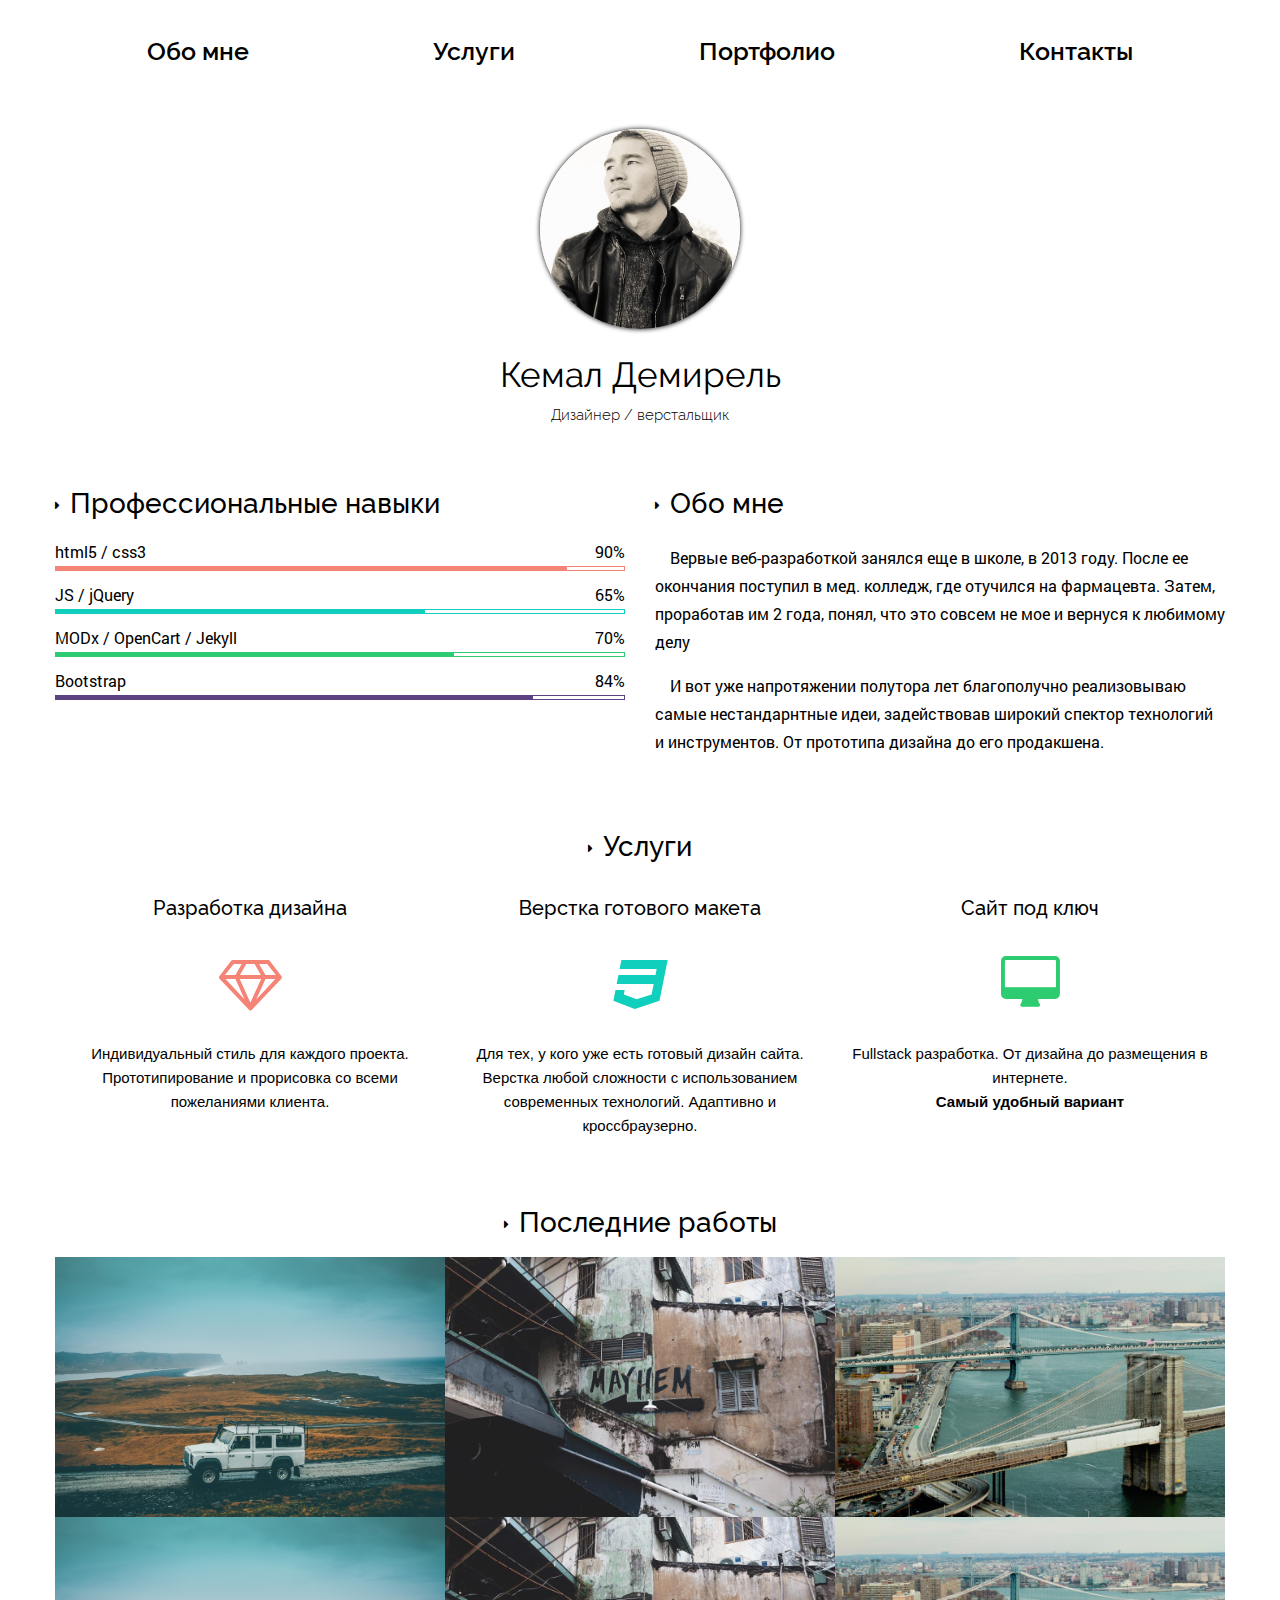
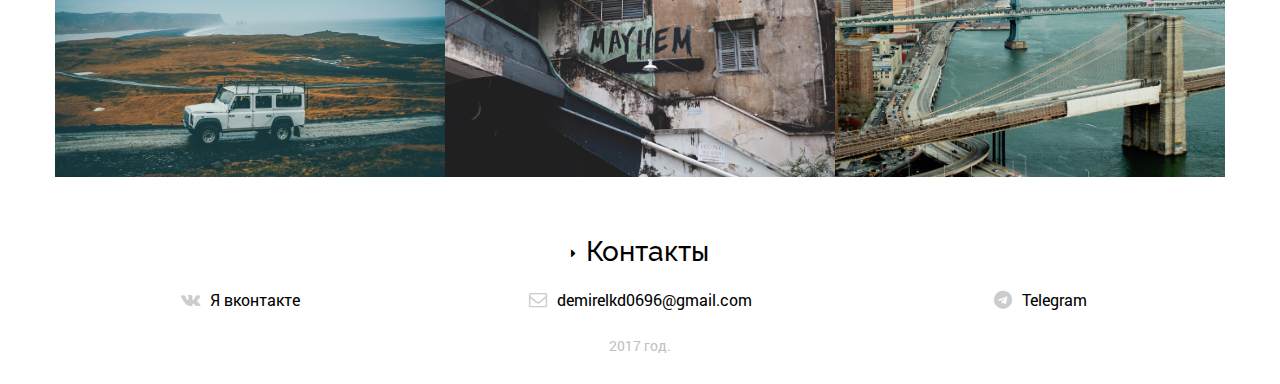
<file: index.html>
<!DOCTYPE html>
<html lang="ru">

<head>

	<meta charset="utf-8">

	<title>Kemal Demirel</title>
	<meta name="description" content="">

	<meta http-equiv="X-UA-Compatible" content="IE=edge">
	<meta name="viewport" content="width=device-width, initial-scale=1, maximum-scale=1">

	<meta property="og:image" content="path/to/image.jpg">
	<link rel="shortcut icon" href="img/favicon/favicon.ico" type="image/x-icon">
	<link rel="apple-touch-icon" href="img/favicon/apple-touch-icon.png">
	<link rel="apple-touch-icon" sizes="72x72" href="img/favicon/apple-touch-icon-72x72.png">
	<link rel="apple-touch-icon" sizes="114x114" href="img/favicon/apple-touch-icon-114x114.png">

	<!-- Chrome, Firefox OS and Opera -->
	<meta name="theme-color" content="#000">
	<!-- Windows Phone -->
	<meta name="msapplication-navbutton-color" content="#000">
	<!-- iOS Safari -->
	<meta name="apple-mobile-web-app-status-bar-style" content="#000">

	<style>body { opacity: 0; overflow-x: hidden; } html { background-color: #fff; }</style>

</head>

<body>

	<div class="page-container">
		<nav class="page-nav" id="js-page-nav">
			<button type="button" class="btn-menu">Меню</button>
			<div class="page-nav__toggle">
				<ul class="page-nav__list">
					<li><a href="#about-me">Обо мне</a></li>
					<li><a href="#services">Услуги</a></li>
					<li><a href="#portfolio">Портфолио</a></li>
					<li><a href="#contacts">Контакты</a></li>
				</ul>
			</div>
		</nav>
	
		<section class="profile">
			<div class="profile__wrap">
				<div class="ava">
					<img src="img/uO5Lq_croper_ru.jpg" alt="Кемал Демирель">
				</div>
				<div class="profile__content">
					<h1>Кемал Демирель</h1>
					<span>Дизайнер / верстальщик</span>
				</div>
			</div>
		</section>

		<setion class="about-me" id="about-me">
			<div class="skills">
				<h2 class="title-h2"><i class="fa fa-caret-right" aria-hidden="true"></i>Профессиональные навыки</h2>
				<div class="skills-bar">
					<div class="skills-bar--offset">
						<div class="skills-bar__title">
							<span>html5 / css3</span>
							<span>90%</span>
						</div>
						<div class="skills-bar-progress html">
							<div class="skills-bar-progress__compled-html animate"></div>
						</div>
					</div>
					<div class="skills-bar--offset">
						<div class="skills-bar__title">
							<span>JS / jQuery</span>
							<span>65%</span>
						</div>
						<div class="skills-bar-progress js">
							<div class="skills-bar-progress__compled-js animate"></div>
						</div>
					</div>
					<div class="skills-bar--offset">
						<div class="skills-bar__title">
							<span>MODx / OpenCart / Jekyll</span>
							<span>70%</span>
						</div>
						<div class="skills-bar-progress cms">
							<div class="skills-bar-progress__compled-cms animate"></div>
						</div>
					</div>
					<div class="skills-bar--offset">
						<div class="skills-bar__title">
							<span>Bootstrap</span>
							<span>84%</span>
						</div>
						<div class="skills-bar-progress btsp">
							<div class="skills-bar-progress__compled-btsp animate"></div>
						</div>
					</div>
				</div>
				</div>
			<div class="about-me__content">
				<h2 class="title-h2"><i class="fa fa-caret-right" aria-hidden="true"></i>Обо мне</h2>
				<p>Вервые веб-разработкой занялся еще в школе, в 2013 году. После ее окончания поступил в мед. колледж, где отучился на фармацевта. Затем, проработав им 2 года, понял, что это совсем не мое и вернуся к любимому делу</p>
				<p>И вот уже напротяжении полутора лет благополучно реализовываю самые нестандарнтные идеи, задействовав широкий спектор технологий и инструментов. От прототипа дизайна до его продакшена.</p>
			</div>
		</setion>

		<section class="services" id="services">
			<h2 class="title-h2"><i class="fa fa-caret-right" aria-hidden="true"></i>Услуги</h2>
			<div class="services__wrap">
				<div class="services__design">
					<h3 class="title-h3">Разработка дизайна</h3>
					<i class="fa fa-diamond" aria-hidden="true"></i>
					<p class="services__desc">Индивидуальный стиль для каждого проекта. Прототипирование и прорисовка со всеми пожеланиями клиента.</p>
				</div>
				<div class="services__imposition">
					<h3 class="title-h3">Верстка готового макета</h3>
					<i class="fa fa-css3" aria-hidden="true"></i>
					<p class="services__desc">Для тех, у кого уже есть готовый дизайн сайта. Верстка любой сложности с использованием современных технологий. Адаптивно и кроссбраузерно.</p>
				</div>
				<div class="services__sitekey">
					<h3 class="title-h3">Сайт под ключ</h3>
					<i class="fa fa-desktop" aria-hidden="true"></i>
					<p class="services__desc">Fullstack разработка. От дизайна до размещения в интернете. <br> <b>Самый удобный вариант</b></p>
				</div>
			</div>
		</section>

		<section class="last-works" id="portfolio">
			<h2 class="title-h2"><i class="fa fa-caret-right" aria-hidden="true"></i>Последние работы</h2>
			<div class="last-works__container">
				<div class="last-works__items">
					<img src="img/StockSnap_M6PZBBZKG9.jpg" alt="">
					<div class="last-works__overlay">
						<a href="#">Смотреть демо</a>
						<h3>Салон красоты</h3>
						<span>Верстка</span>
					</div>
				</div>
				<div class="last-works__items">
					<img src="img/TWU6VDFXFM.jpg" alt="">
					<div class="last-works__overlay">
						<a href="#">Смотреть демо</a>
						<h3>Салон красоты</h3>
						<span>Верстка</span>
					</div>
				</div>
				<div class="last-works__items">
					<img src="img/StockSnap_RFORUPXE7K.jpg" alt="">
					<div class="last-works__overlay">
						<a href="#">Смотреть демо</a>
						<h3>Салон красоты</h3>
						<span>Верстка</span>
					</div>
				</div>
				<div class="last-works__items">
					<img src="img/StockSnap_M6PZBBZKG9.jpg" alt="">
					<div class="last-works__overlay">
						<a href="#">Смотреть демо</a>
						<h3>Салон красоты</h3>
						<span>Верстка</span>
					</div>
				</div>
				<div class="last-works__items">
					<img src="img/TWU6VDFXFM.jpg" alt="">
					<div class="last-works__overlay">
						<a href="#">Смотреть демо</a>
						<h3>Салон красоты</h3>
						<span>Верстка</span>
					</div>
				</div>
				<div class="last-works__items">
					<img src="img/StockSnap_RFORUPXE7K.jpg" alt="">
					<div class="last-works__overlay">
						<a href="#">Смотреть демо</a>
						<h3>Салон красоты</h3>
						<span>Верстка</span>
					</div>
				</div>
			</div>
		</section>

		<footer class="page-footer">
			<section class="contacts" id="contacts">
				<h2 class="title-h2"><i class="fa fa-caret-right" aria-hidden="true"></i>Контакты</h2>
				<div class="contacts__wrap">
					<a href="https://vk.com/kemaldemirel"><i class="fa fa-vk" aria-hidden="true"></i>Я вконтакте</a>
					<a href="mailto:demirelkd0696@gmail.com"><i class="fa fa-envelope-o" aria-hidden="true"></i>demirelkd0696@gmail.com</a>
					<a href="https://t.me/kemaldemirel"><i class="fa fa-telegram" aria-hidden="true"></i>Telegram</a>
				</div>
				<span>2017 год.</span>
			</section>
		</footer>

</div>

	<link rel="stylesheet" href="css/main.min.css">
	<script src="js/scripts.min.js"></script>

</body>
</html>
</file>
<file: css/main.min.css>
@font-face{font-family:roboto;font-weight:400;font-style:normal;src:url(../fonts/RobotoRegular/RobotoRegular.eot);src:url(../fonts/RobotoRegular/RobotoRegular.eot?#iefix) format("embedded-opentype"),url(../fonts/RobotoRegular/RobotoRegular.woff) format("woff"),url(../fonts/RobotoRegular/RobotoRegular.ttf) format("truetype")}@font-face{font-family:roboto;font-weight:700;font-style:normal;src:url(../fonts/RobotoBold/RobotoBold.eot);src:url(../fonts/RobotoBold/RobotoBold.eot?#iefix) format("embedded-opentype"),url(../fonts/RobotoBold/RobotoBold.woff) format("woff"),url(../fonts/RobotoBold/RobotoBold.ttf) format("truetype")}@font-face{font-family:raleway;font-weight:400;font-style:normal;src:url(../fonts/RalewayRegular/RalewayRegular.eot);src:url(../fonts/RalewayRegular/RalewayRegular.eot?#iefix) format("embedded-opentype"),url(../fonts/RalewayRegular/RalewayRegular.woff) format("woff"),url(../fonts/RalewayRegular/RalewayRegular.ttf) format("truetype")}@font-face{font-family:raleway;font-weight:700;font-style:normal;src:url(../fonts/RalewayBold/RalewayBold.eot);src:url(../fonts/RalewayBold/RalewayBold.eot?#iefix) format("embedded-opentype"),url(../fonts/RalewayBold/RalewayBold.woff) format("woff"),url(../fonts/RalewayBold/RalewayBold.ttf) format("truetype")}@font-face{font-family:raleway;font-weight:800;font-style:normal;src:url(../fonts/RalewayExtraBold/RalewayExtraBold.eot);src:url(../fonts/RalewayExtraBold/RalewayExtraBold.eot?#iefix) format("embedded-opentype"),url(../fonts/RalewayExtraBold/RalewayExtraBold.woff) format("woff"),url(../fonts/RalewayExtraBold/RalewayExtraBold.ttf) format("truetype")}@font-face{font-family:raleway;font-weight:300;font-style:normal;src:url(../fonts/RalewayLight/RalewayLight.eot);src:url(../fonts/RalewayLight/RalewayLight.eot?#iefix) format("embedded-opentype"),url(../fonts/RalewayLight/RalewayLight.woff) format("woff"),url(../fonts/RalewayLight/RalewayLight.ttf) format("truetype")}@font-face{font-family:raleway;font-weight:600;font-style:normal;src:url(../fonts/RalewaySemiBold/RalewaySemiBold.eot);src:url(../fonts/RalewaySemiBold/RalewaySemiBold.eot?#iefix) format("embedded-opentype"),url(../fonts/RalewaySemiBold/RalewaySemiBold.woff) format("woff"),url(../fonts/RalewaySemiBold/RalewaySemiBold.ttf) format("truetype")}@font-face{font-family:raleway;font-weight:100;font-style:normal;src:url(../fonts/RalewayThin/RalewayThin.eot);src:url(../fonts/RalewayThin/RalewayThin.eot?#iefix) format("embedded-opentype"),url(../fonts/RalewayThin/RalewayThin.woff) format("woff"),url(../fonts/RalewayThin/RalewayThin.ttf) format("truetype")}@font-face{font-family:raleway;font-weight:500;font-style:normal;src:url(../fonts/RalewayMedium/RalewayMedium.eot);src:url(../fonts/RalewayMedium/RalewayMedium.eot?#iefix) format("embedded-opentype"),url(../fonts/RalewayMedium/RalewayMedium.woff) format("woff"),url(../fonts/RalewayMedium/RalewayMedium.ttf) format("truetype")}/*! normalize.css v7.0.0 | MIT License | github.com/necolas/normalize.css */html{line-height:1.15;-ms-text-size-adjust:100%;-webkit-text-size-adjust:100%}body{margin:0}article,aside,footer,header,nav,section{display:block}h1{font-size:2em;margin:.67em 0}figcaption,figure,main{display:block}figure{margin:1em 40px}hr{-webkit-box-sizing:content-box;box-sizing:content-box;height:0;overflow:visible}pre{font-family:monospace,monospace;font-size:1em}a{background-color:transparent;-webkit-text-decoration-skip:objects}abbr[title]{border-bottom:none;text-decoration:underline;text-decoration:underline dotted}b,strong{font-weight:inherit}b,strong{font-weight:bolder}code,kbd,samp{font-family:monospace,monospace;font-size:1em}dfn{font-style:italic}mark{background-color:#ff0;color:#000}small{font-size:80%}sub,sup{font-size:75%;line-height:0;position:relative;vertical-align:baseline}sub{bottom:-.25em}sup{top:-.5em}audio,video{display:inline-block}audio:not([controls]){display:none;height:0}img{border-style:none}svg:not(:root){overflow:hidden}button,input,optgroup,select,textarea{font-family:sans-serif;font-size:100%;line-height:1.15;margin:0}button,input{overflow:visible}button,select{text-transform:none}[type=reset],[type=submit],button,html [type=button]{-webkit-appearance:button}[type=button]::-moz-focus-inner,[type=reset]::-moz-focus-inner,[type=submit]::-moz-focus-inner,button::-moz-focus-inner{border-style:none;padding:0}[type=button]:-moz-focusring,[type=reset]:-moz-focusring,[type=submit]:-moz-focusring,button:-moz-focusring{outline:1px dotted ButtonText}fieldset{padding:.35em .75em .625em}legend{-webkit-box-sizing:border-box;box-sizing:border-box;color:inherit;display:table;max-width:100%;padding:0;white-space:normal}progress{display:inline-block;vertical-align:baseline}textarea{overflow:auto}[type=checkbox],[type=radio]{-webkit-box-sizing:border-box;box-sizing:border-box;padding:0}[type=number]::-webkit-inner-spin-button,[type=number]::-webkit-outer-spin-button{height:auto}[type=search]{-webkit-appearance:textfield;outline-offset:-2px}[type=search]::-webkit-search-cancel-button,[type=search]::-webkit-search-decoration{-webkit-appearance:none}::-webkit-file-upload-button{-webkit-appearance:button;font:inherit}details,menu{display:block}summary{display:list-item}canvas{display:inline-block}template{display:none}[hidden]{display:none}/*!
 *  Font Awesome 4.7.0 by @davegandy - http://fontawesome.io - @fontawesome
 *  License - http://fontawesome.io/license (Font: SIL OFL 1.1, CSS: MIT License)
 */@font-face{font-family:FontAwesome;src:url(../fonts/fontawesome/fontawesome-webfont.eot?v=4.7.0);src:url(../fonts/fontawesome/fontawesome-webfont.eot?#iefix&v=4.7.0) format("embedded-opentype"),url(../fonts/fontawesome/fontawesome-webfont.woff2?v=4.7.0) format("woff2"),url(../fonts/fontawesome/fontawesome-webfont.woff?v=4.7.0) format("woff"),url(../fonts/fontawesome/fontawesome-webfont.ttf?v=4.7.0) format("truetype"),url(../fonts/fontawesome/fontawesome-webfont.svg?v=4.7.0#fontawesomeregular) format("svg");font-weight:400;font-style:normal}.fa{display:inline-block;font:normal normal normal 14px/1 FontAwesome;font-size:inherit;text-rendering:auto;-webkit-font-smoothing:antialiased;-moz-osx-font-smoothing:grayscale}.fa-lg{font-size:1.33333333em;line-height:.75em;vertical-align:-15%}.fa-2x{font-size:2em}.fa-3x{font-size:3em}.fa-4x{font-size:4em}.fa-5x{font-size:5em}.fa-fw{width:1.28571429em;text-align:center}.fa-ul{padding-left:0;margin-left:2.14285714em;list-style-type:none}.fa-ul>li{position:relative}.fa-li{position:absolute;left:-2.14285714em;width:2.14285714em;top:.14285714em;text-align:center}.fa-li.fa-lg{left:-1.85714286em}.fa-border{padding:.2em .25em .15em;border:solid .08em #eee;-webkit-border-radius:.1em;border-radius:.1em}.fa-pull-left{float:left}.fa-pull-right{float:right}.fa.fa-pull-left{margin-right:.3em}.fa.fa-pull-right{margin-left:.3em}.pull-right{float:right}.pull-left{float:left}.fa.pull-left{margin-right:.3em}.fa.pull-right{margin-left:.3em}.fa-spin{-webkit-animation:fa-spin 2s infinite linear;animation:fa-spin 2s infinite linear}.fa-pulse{-webkit-animation:fa-spin 1s infinite steps(8);animation:fa-spin 1s infinite steps(8)}@-webkit-keyframes fa-spin{0%{-webkit-transform:rotate(0);transform:rotate(0)}100%{-webkit-transform:rotate(359deg);transform:rotate(359deg)}}@keyframes fa-spin{0%{-webkit-transform:rotate(0);transform:rotate(0)}100%{-webkit-transform:rotate(359deg);transform:rotate(359deg)}}.fa-rotate-90{-webkit-transform:rotate(90deg);-ms-transform:rotate(90deg);transform:rotate(90deg)}.fa-rotate-180{-webkit-transform:rotate(180deg);-ms-transform:rotate(180deg);transform:rotate(180deg)}.fa-rotate-270{-webkit-transform:rotate(270deg);-ms-transform:rotate(270deg);transform:rotate(270deg)}.fa-flip-horizontal{-webkit-transform:scale(-1,1);-ms-transform:scale(-1,1);transform:scale(-1,1)}.fa-flip-vertical{-webkit-transform:scale(1,-1);-ms-transform:scale(1,-1);transform:scale(1,-1)}:root .fa-flip-horizontal,:root .fa-flip-vertical,:root .fa-rotate-180,:root .fa-rotate-270,:root .fa-rotate-90{-webkit-filter:none;filter:none}.fa-stack{position:relative;display:inline-block;width:2em;height:2em;line-height:2em;vertical-align:middle}.fa-stack-1x,.fa-stack-2x{position:absolute;left:0;width:100%;text-align:center}.fa-stack-1x{line-height:inherit}.fa-stack-2x{font-size:2em}.fa-inverse{color:#fff}.fa-glass:before{content:"\f000"}.fa-music:before{content:"\f001"}.fa-search:before{content:"\f002"}.fa-envelope-o:before{content:"\f003"}.fa-heart:before{content:"\f004"}.fa-star:before{content:"\f005"}.fa-star-o:before{content:"\f006"}.fa-user:before{content:"\f007"}.fa-film:before{content:"\f008"}.fa-th-large:before{content:"\f009"}.fa-th:before{content:"\f00a"}.fa-th-list:before{content:"\f00b"}.fa-check:before{content:"\f00c"}.fa-close:before,.fa-remove:before,.fa-times:before{content:"\f00d"}.fa-search-plus:before{content:"\f00e"}.fa-search-minus:before{content:"\f010"}.fa-power-off:before{content:"\f011"}.fa-signal:before{content:"\f012"}.fa-cog:before,.fa-gear:before{content:"\f013"}.fa-trash-o:before{content:"\f014"}.fa-home:before{content:"\f015"}.fa-file-o:before{content:"\f016"}.fa-clock-o:before{content:"\f017"}.fa-road:before{content:"\f018"}.fa-download:before{content:"\f019"}.fa-arrow-circle-o-down:before{content:"\f01a"}.fa-arrow-circle-o-up:before{content:"\f01b"}.fa-inbox:before{content:"\f01c"}.fa-play-circle-o:before{content:"\f01d"}.fa-repeat:before,.fa-rotate-right:before{content:"\f01e"}.fa-refresh:before{content:"\f021"}.fa-list-alt:before{content:"\f022"}.fa-lock:before{content:"\f023"}.fa-flag:before{content:"\f024"}.fa-headphones:before{content:"\f025"}.fa-volume-off:before{content:"\f026"}.fa-volume-down:before{content:"\f027"}.fa-volume-up:before{content:"\f028"}.fa-qrcode:before{content:"\f029"}.fa-barcode:before{content:"\f02a"}.fa-tag:before{content:"\f02b"}.fa-tags:before{content:"\f02c"}.fa-book:before{content:"\f02d"}.fa-bookmark:before{content:"\f02e"}.fa-print:before{content:"\f02f"}.fa-camera:before{content:"\f030"}.fa-font:before{content:"\f031"}.fa-bold:before{content:"\f032"}.fa-italic:before{content:"\f033"}.fa-text-height:before{content:"\f034"}.fa-text-width:before{content:"\f035"}.fa-align-left:before{content:"\f036"}.fa-align-center:before{content:"\f037"}.fa-align-right:before{content:"\f038"}.fa-align-justify:before{content:"\f039"}.fa-list:before{content:"\f03a"}.fa-dedent:before,.fa-outdent:before{content:"\f03b"}.fa-indent:before{content:"\f03c"}.fa-video-camera:before{content:"\f03d"}.fa-image:before,.fa-photo:before,.fa-picture-o:before{content:"\f03e"}.fa-pencil:before{content:"\f040"}.fa-map-marker:before{content:"\f041"}.fa-adjust:before{content:"\f042"}.fa-tint:before{content:"\f043"}.fa-edit:before,.fa-pencil-square-o:before{content:"\f044"}.fa-share-square-o:before{content:"\f045"}.fa-check-square-o:before{content:"\f046"}.fa-arrows:before{content:"\f047"}.fa-step-backward:before{content:"\f048"}.fa-fast-backward:before{content:"\f049"}.fa-backward:before{content:"\f04a"}.fa-play:before{content:"\f04b"}.fa-pause:before{content:"\f04c"}.fa-stop:before{content:"\f04d"}.fa-forward:before{content:"\f04e"}.fa-fast-forward:before{content:"\f050"}.fa-step-forward:before{content:"\f051"}.fa-eject:before{content:"\f052"}.fa-chevron-left:before{content:"\f053"}.fa-chevron-right:before{content:"\f054"}.fa-plus-circle:before{content:"\f055"}.fa-minus-circle:before{content:"\f056"}.fa-times-circle:before{content:"\f057"}.fa-check-circle:before{content:"\f058"}.fa-question-circle:before{content:"\f059"}.fa-info-circle:before{content:"\f05a"}.fa-crosshairs:before{content:"\f05b"}.fa-times-circle-o:before{content:"\f05c"}.fa-check-circle-o:before{content:"\f05d"}.fa-ban:before{content:"\f05e"}.fa-arrow-left:before{content:"\f060"}.fa-arrow-right:before{content:"\f061"}.fa-arrow-up:before{content:"\f062"}.fa-arrow-down:before{content:"\f063"}.fa-mail-forward:before,.fa-share:before{content:"\f064"}.fa-expand:before{content:"\f065"}.fa-compress:before{content:"\f066"}.fa-plus:before{content:"\f067"}.fa-minus:before{content:"\f068"}.fa-asterisk:before{content:"\f069"}.fa-exclamation-circle:before{content:"\f06a"}.fa-gift:before{content:"\f06b"}.fa-leaf:before{content:"\f06c"}.fa-fire:before{content:"\f06d"}.fa-eye:before{content:"\f06e"}.fa-eye-slash:before{content:"\f070"}.fa-exclamation-triangle:before,.fa-warning:before{content:"\f071"}.fa-plane:before{content:"\f072"}.fa-calendar:before{content:"\f073"}.fa-random:before{content:"\f074"}.fa-comment:before{content:"\f075"}.fa-magnet:before{content:"\f076"}.fa-chevron-up:before{content:"\f077"}.fa-chevron-down:before{content:"\f078"}.fa-retweet:before{content:"\f079"}.fa-shopping-cart:before{content:"\f07a"}.fa-folder:before{content:"\f07b"}.fa-folder-open:before{content:"\f07c"}.fa-arrows-v:before{content:"\f07d"}.fa-arrows-h:before{content:"\f07e"}.fa-bar-chart-o:before,.fa-bar-chart:before{content:"\f080"}.fa-twitter-square:before{content:"\f081"}.fa-facebook-square:before{content:"\f082"}.fa-camera-retro:before{content:"\f083"}.fa-key:before{content:"\f084"}.fa-cogs:before,.fa-gears:before{content:"\f085"}.fa-comments:before{content:"\f086"}.fa-thumbs-o-up:before{content:"\f087"}.fa-thumbs-o-down:before{content:"\f088"}.fa-star-half:before{content:"\f089"}.fa-heart-o:before{content:"\f08a"}.fa-sign-out:before{content:"\f08b"}.fa-linkedin-square:before{content:"\f08c"}.fa-thumb-tack:before{content:"\f08d"}.fa-external-link:before{content:"\f08e"}.fa-sign-in:before{content:"\f090"}.fa-trophy:before{content:"\f091"}.fa-github-square:before{content:"\f092"}.fa-upload:before{content:"\f093"}.fa-lemon-o:before{content:"\f094"}.fa-phone:before{content:"\f095"}.fa-square-o:before{content:"\f096"}.fa-bookmark-o:before{content:"\f097"}.fa-phone-square:before{content:"\f098"}.fa-twitter:before{content:"\f099"}.fa-facebook-f:before,.fa-facebook:before{content:"\f09a"}.fa-github:before{content:"\f09b"}.fa-unlock:before{content:"\f09c"}.fa-credit-card:before{content:"\f09d"}.fa-feed:before,.fa-rss:before{content:"\f09e"}.fa-hdd-o:before{content:"\f0a0"}.fa-bullhorn:before{content:"\f0a1"}.fa-bell:before{content:"\f0f3"}.fa-certificate:before{content:"\f0a3"}.fa-hand-o-right:before{content:"\f0a4"}.fa-hand-o-left:before{content:"\f0a5"}.fa-hand-o-up:before{content:"\f0a6"}.fa-hand-o-down:before{content:"\f0a7"}.fa-arrow-circle-left:before{content:"\f0a8"}.fa-arrow-circle-right:before{content:"\f0a9"}.fa-arrow-circle-up:before{content:"\f0aa"}.fa-arrow-circle-down:before{content:"\f0ab"}.fa-globe:before{content:"\f0ac"}.fa-wrench:before{content:"\f0ad"}.fa-tasks:before{content:"\f0ae"}.fa-filter:before{content:"\f0b0"}.fa-briefcase:before{content:"\f0b1"}.fa-arrows-alt:before{content:"\f0b2"}.fa-group:before,.fa-users:before{content:"\f0c0"}.fa-chain:before,.fa-link:before{content:"\f0c1"}.fa-cloud:before{content:"\f0c2"}.fa-flask:before{content:"\f0c3"}.fa-cut:before,.fa-scissors:before{content:"\f0c4"}.fa-copy:before,.fa-files-o:before{content:"\f0c5"}.fa-paperclip:before{content:"\f0c6"}.fa-floppy-o:before,.fa-save:before{content:"\f0c7"}.fa-square:before{content:"\f0c8"}.fa-bars:before,.fa-navicon:before,.fa-reorder:before{content:"\f0c9"}.fa-list-ul:before{content:"\f0ca"}.fa-list-ol:before{content:"\f0cb"}.fa-strikethrough:before{content:"\f0cc"}.fa-underline:before{content:"\f0cd"}.fa-table:before{content:"\f0ce"}.fa-magic:before{content:"\f0d0"}.fa-truck:before{content:"\f0d1"}.fa-pinterest:before{content:"\f0d2"}.fa-pinterest-square:before{content:"\f0d3"}.fa-google-plus-square:before{content:"\f0d4"}.fa-google-plus:before{content:"\f0d5"}.fa-money:before{content:"\f0d6"}.fa-caret-down:before{content:"\f0d7"}.fa-caret-up:before{content:"\f0d8"}.fa-caret-left:before{content:"\f0d9"}.fa-caret-right:before{content:"\f0da"}.fa-columns:before{content:"\f0db"}.fa-sort:before,.fa-unsorted:before{content:"\f0dc"}.fa-sort-desc:before,.fa-sort-down:before{content:"\f0dd"}.fa-sort-asc:before,.fa-sort-up:before{content:"\f0de"}.fa-envelope:before{content:"\f0e0"}.fa-linkedin:before{content:"\f0e1"}.fa-rotate-left:before,.fa-undo:before{content:"\f0e2"}.fa-gavel:before,.fa-legal:before{content:"\f0e3"}.fa-dashboard:before,.fa-tachometer:before{content:"\f0e4"}.fa-comment-o:before{content:"\f0e5"}.fa-comments-o:before{content:"\f0e6"}.fa-bolt:before,.fa-flash:before{content:"\f0e7"}.fa-sitemap:before{content:"\f0e8"}.fa-umbrella:before{content:"\f0e9"}.fa-clipboard:before,.fa-paste:before{content:"\f0ea"}.fa-lightbulb-o:before{content:"\f0eb"}.fa-exchange:before{content:"\f0ec"}.fa-cloud-download:before{content:"\f0ed"}.fa-cloud-upload:before{content:"\f0ee"}.fa-user-md:before{content:"\f0f0"}.fa-stethoscope:before{content:"\f0f1"}.fa-suitcase:before{content:"\f0f2"}.fa-bell-o:before{content:"\f0a2"}.fa-coffee:before{content:"\f0f4"}.fa-cutlery:before{content:"\f0f5"}.fa-file-text-o:before{content:"\f0f6"}.fa-building-o:before{content:"\f0f7"}.fa-hospital-o:before{content:"\f0f8"}.fa-ambulance:before{content:"\f0f9"}.fa-medkit:before{content:"\f0fa"}.fa-fighter-jet:before{content:"\f0fb"}.fa-beer:before{content:"\f0fc"}.fa-h-square:before{content:"\f0fd"}.fa-plus-square:before{content:"\f0fe"}.fa-angle-double-left:before{content:"\f100"}.fa-angle-double-right:before{content:"\f101"}.fa-angle-double-up:before{content:"\f102"}.fa-angle-double-down:before{content:"\f103"}.fa-angle-left:before{content:"\f104"}.fa-angle-right:before{content:"\f105"}.fa-angle-up:before{content:"\f106"}.fa-angle-down:before{content:"\f107"}.fa-desktop:before{content:"\f108"}.fa-laptop:before{content:"\f109"}.fa-tablet:before{content:"\f10a"}.fa-mobile-phone:before,.fa-mobile:before{content:"\f10b"}.fa-circle-o:before{content:"\f10c"}.fa-quote-left:before{content:"\f10d"}.fa-quote-right:before{content:"\f10e"}.fa-spinner:before{content:"\f110"}.fa-circle:before{content:"\f111"}.fa-mail-reply:before,.fa-reply:before{content:"\f112"}.fa-github-alt:before{content:"\f113"}.fa-folder-o:before{content:"\f114"}.fa-folder-open-o:before{content:"\f115"}.fa-smile-o:before{content:"\f118"}.fa-frown-o:before{content:"\f119"}.fa-meh-o:before{content:"\f11a"}.fa-gamepad:before{content:"\f11b"}.fa-keyboard-o:before{content:"\f11c"}.fa-flag-o:before{content:"\f11d"}.fa-flag-checkered:before{content:"\f11e"}.fa-terminal:before{content:"\f120"}.fa-code:before{content:"\f121"}.fa-mail-reply-all:before,.fa-reply-all:before{content:"\f122"}.fa-star-half-empty:before,.fa-star-half-full:before,.fa-star-half-o:before{content:"\f123"}.fa-location-arrow:before{content:"\f124"}.fa-crop:before{content:"\f125"}.fa-code-fork:before{content:"\f126"}.fa-chain-broken:before,.fa-unlink:before{content:"\f127"}.fa-question:before{content:"\f128"}.fa-info:before{content:"\f129"}.fa-exclamation:before{content:"\f12a"}.fa-superscript:before{content:"\f12b"}.fa-subscript:before{content:"\f12c"}.fa-eraser:before{content:"\f12d"}.fa-puzzle-piece:before{content:"\f12e"}.fa-microphone:before{content:"\f130"}.fa-microphone-slash:before{content:"\f131"}.fa-shield:before{content:"\f132"}.fa-calendar-o:before{content:"\f133"}.fa-fire-extinguisher:before{content:"\f134"}.fa-rocket:before{content:"\f135"}.fa-maxcdn:before{content:"\f136"}.fa-chevron-circle-left:before{content:"\f137"}.fa-chevron-circle-right:before{content:"\f138"}.fa-chevron-circle-up:before{content:"\f139"}.fa-chevron-circle-down:before{content:"\f13a"}.fa-html5:before{content:"\f13b"}.fa-css3:before{content:"\f13c"}.fa-anchor:before{content:"\f13d"}.fa-unlock-alt:before{content:"\f13e"}.fa-bullseye:before{content:"\f140"}.fa-ellipsis-h:before{content:"\f141"}.fa-ellipsis-v:before{content:"\f142"}.fa-rss-square:before{content:"\f143"}.fa-play-circle:before{content:"\f144"}.fa-ticket:before{content:"\f145"}.fa-minus-square:before{content:"\f146"}.fa-minus-square-o:before{content:"\f147"}.fa-level-up:before{content:"\f148"}.fa-level-down:before{content:"\f149"}.fa-check-square:before{content:"\f14a"}.fa-pencil-square:before{content:"\f14b"}.fa-external-link-square:before{content:"\f14c"}.fa-share-square:before{content:"\f14d"}.fa-compass:before{content:"\f14e"}.fa-caret-square-o-down:before,.fa-toggle-down:before{content:"\f150"}.fa-caret-square-o-up:before,.fa-toggle-up:before{content:"\f151"}.fa-caret-square-o-right:before,.fa-toggle-right:before{content:"\f152"}.fa-eur:before,.fa-euro:before{content:"\f153"}.fa-gbp:before{content:"\f154"}.fa-dollar:before,.fa-usd:before{content:"\f155"}.fa-inr:before,.fa-rupee:before{content:"\f156"}.fa-cny:before,.fa-jpy:before,.fa-rmb:before,.fa-yen:before{content:"\f157"}.fa-rouble:before,.fa-rub:before,.fa-ruble:before{content:"\f158"}.fa-krw:before,.fa-won:before{content:"\f159"}.fa-bitcoin:before,.fa-btc:before{content:"\f15a"}.fa-file:before{content:"\f15b"}.fa-file-text:before{content:"\f15c"}.fa-sort-alpha-asc:before{content:"\f15d"}.fa-sort-alpha-desc:before{content:"\f15e"}.fa-sort-amount-asc:before{content:"\f160"}.fa-sort-amount-desc:before{content:"\f161"}.fa-sort-numeric-asc:before{content:"\f162"}.fa-sort-numeric-desc:before{content:"\f163"}.fa-thumbs-up:before{content:"\f164"}.fa-thumbs-down:before{content:"\f165"}.fa-youtube-square:before{content:"\f166"}.fa-youtube:before{content:"\f167"}.fa-xing:before{content:"\f168"}.fa-xing-square:before{content:"\f169"}.fa-youtube-play:before{content:"\f16a"}.fa-dropbox:before{content:"\f16b"}.fa-stack-overflow:before{content:"\f16c"}.fa-instagram:before{content:"\f16d"}.fa-flickr:before{content:"\f16e"}.fa-adn:before{content:"\f170"}.fa-bitbucket:before{content:"\f171"}.fa-bitbucket-square:before{content:"\f172"}.fa-tumblr:before{content:"\f173"}.fa-tumblr-square:before{content:"\f174"}.fa-long-arrow-down:before{content:"\f175"}.fa-long-arrow-up:before{content:"\f176"}.fa-long-arrow-left:before{content:"\f177"}.fa-long-arrow-right:before{content:"\f178"}.fa-apple:before{content:"\f179"}.fa-windows:before{content:"\f17a"}.fa-android:before{content:"\f17b"}.fa-linux:before{content:"\f17c"}.fa-dribbble:before{content:"\f17d"}.fa-skype:before{content:"\f17e"}.fa-foursquare:before{content:"\f180"}.fa-trello:before{content:"\f181"}.fa-female:before{content:"\f182"}.fa-male:before{content:"\f183"}.fa-gittip:before,.fa-gratipay:before{content:"\f184"}.fa-sun-o:before{content:"\f185"}.fa-moon-o:before{content:"\f186"}.fa-archive:before{content:"\f187"}.fa-bug:before{content:"\f188"}.fa-vk:before{content:"\f189"}.fa-weibo:before{content:"\f18a"}.fa-renren:before{content:"\f18b"}.fa-pagelines:before{content:"\f18c"}.fa-stack-exchange:before{content:"\f18d"}.fa-arrow-circle-o-right:before{content:"\f18e"}.fa-arrow-circle-o-left:before{content:"\f190"}.fa-caret-square-o-left:before,.fa-toggle-left:before{content:"\f191"}.fa-dot-circle-o:before{content:"\f192"}.fa-wheelchair:before{content:"\f193"}.fa-vimeo-square:before{content:"\f194"}.fa-try:before,.fa-turkish-lira:before{content:"\f195"}.fa-plus-square-o:before{content:"\f196"}.fa-space-shuttle:before{content:"\f197"}.fa-slack:before{content:"\f198"}.fa-envelope-square:before{content:"\f199"}.fa-wordpress:before{content:"\f19a"}.fa-openid:before{content:"\f19b"}.fa-bank:before,.fa-institution:before,.fa-university:before{content:"\f19c"}.fa-graduation-cap:before,.fa-mortar-board:before{content:"\f19d"}.fa-yahoo:before{content:"\f19e"}.fa-google:before{content:"\f1a0"}.fa-reddit:before{content:"\f1a1"}.fa-reddit-square:before{content:"\f1a2"}.fa-stumbleupon-circle:before{content:"\f1a3"}.fa-stumbleupon:before{content:"\f1a4"}.fa-delicious:before{content:"\f1a5"}.fa-digg:before{content:"\f1a6"}.fa-pied-piper-pp:before{content:"\f1a7"}.fa-pied-piper-alt:before{content:"\f1a8"}.fa-drupal:before{content:"\f1a9"}.fa-joomla:before{content:"\f1aa"}.fa-language:before{content:"\f1ab"}.fa-fax:before{content:"\f1ac"}.fa-building:before{content:"\f1ad"}.fa-child:before{content:"\f1ae"}.fa-paw:before{content:"\f1b0"}.fa-spoon:before{content:"\f1b1"}.fa-cube:before{content:"\f1b2"}.fa-cubes:before{content:"\f1b3"}.fa-behance:before{content:"\f1b4"}.fa-behance-square:before{content:"\f1b5"}.fa-steam:before{content:"\f1b6"}.fa-steam-square:before{content:"\f1b7"}.fa-recycle:before{content:"\f1b8"}.fa-automobile:before,.fa-car:before{content:"\f1b9"}.fa-cab:before,.fa-taxi:before{content:"\f1ba"}.fa-tree:before{content:"\f1bb"}.fa-spotify:before{content:"\f1bc"}.fa-deviantart:before{content:"\f1bd"}.fa-soundcloud:before{content:"\f1be"}.fa-database:before{content:"\f1c0"}.fa-file-pdf-o:before{content:"\f1c1"}.fa-file-word-o:before{content:"\f1c2"}.fa-file-excel-o:before{content:"\f1c3"}.fa-file-powerpoint-o:before{content:"\f1c4"}.fa-file-image-o:before,.fa-file-photo-o:before,.fa-file-picture-o:before{content:"\f1c5"}.fa-file-archive-o:before,.fa-file-zip-o:before{content:"\f1c6"}.fa-file-audio-o:before,.fa-file-sound-o:before{content:"\f1c7"}.fa-file-movie-o:before,.fa-file-video-o:before{content:"\f1c8"}.fa-file-code-o:before{content:"\f1c9"}.fa-vine:before{content:"\f1ca"}.fa-codepen:before{content:"\f1cb"}.fa-jsfiddle:before{content:"\f1cc"}.fa-life-bouy:before,.fa-life-buoy:before,.fa-life-ring:before,.fa-life-saver:before,.fa-support:before{content:"\f1cd"}.fa-circle-o-notch:before{content:"\f1ce"}.fa-ra:before,.fa-rebel:before,.fa-resistance:before{content:"\f1d0"}.fa-empire:before,.fa-ge:before{content:"\f1d1"}.fa-git-square:before{content:"\f1d2"}.fa-git:before{content:"\f1d3"}.fa-hacker-news:before,.fa-y-combinator-square:before,.fa-yc-square:before{content:"\f1d4"}.fa-tencent-weibo:before{content:"\f1d5"}.fa-qq:before{content:"\f1d6"}.fa-wechat:before,.fa-weixin:before{content:"\f1d7"}.fa-paper-plane:before,.fa-send:before{content:"\f1d8"}.fa-paper-plane-o:before,.fa-send-o:before{content:"\f1d9"}.fa-history:before{content:"\f1da"}.fa-circle-thin:before{content:"\f1db"}.fa-header:before{content:"\f1dc"}.fa-paragraph:before{content:"\f1dd"}.fa-sliders:before{content:"\f1de"}.fa-share-alt:before{content:"\f1e0"}.fa-share-alt-square:before{content:"\f1e1"}.fa-bomb:before{content:"\f1e2"}.fa-futbol-o:before,.fa-soccer-ball-o:before{content:"\f1e3"}.fa-tty:before{content:"\f1e4"}.fa-binoculars:before{content:"\f1e5"}.fa-plug:before{content:"\f1e6"}.fa-slideshare:before{content:"\f1e7"}.fa-twitch:before{content:"\f1e8"}.fa-yelp:before{content:"\f1e9"}.fa-newspaper-o:before{content:"\f1ea"}.fa-wifi:before{content:"\f1eb"}.fa-calculator:before{content:"\f1ec"}.fa-paypal:before{content:"\f1ed"}.fa-google-wallet:before{content:"\f1ee"}.fa-cc-visa:before{content:"\f1f0"}.fa-cc-mastercard:before{content:"\f1f1"}.fa-cc-discover:before{content:"\f1f2"}.fa-cc-amex:before{content:"\f1f3"}.fa-cc-paypal:before{content:"\f1f4"}.fa-cc-stripe:before{content:"\f1f5"}.fa-bell-slash:before{content:"\f1f6"}.fa-bell-slash-o:before{content:"\f1f7"}.fa-trash:before{content:"\f1f8"}.fa-copyright:before{content:"\f1f9"}.fa-at:before{content:"\f1fa"}.fa-eyedropper:before{content:"\f1fb"}.fa-paint-brush:before{content:"\f1fc"}.fa-birthday-cake:before{content:"\f1fd"}.fa-area-chart:before{content:"\f1fe"}.fa-pie-chart:before{content:"\f200"}.fa-line-chart:before{content:"\f201"}.fa-lastfm:before{content:"\f202"}.fa-lastfm-square:before{content:"\f203"}.fa-toggle-off:before{content:"\f204"}.fa-toggle-on:before{content:"\f205"}.fa-bicycle:before{content:"\f206"}.fa-bus:before{content:"\f207"}.fa-ioxhost:before{content:"\f208"}.fa-angellist:before{content:"\f209"}.fa-cc:before{content:"\f20a"}.fa-ils:before,.fa-shekel:before,.fa-sheqel:before{content:"\f20b"}.fa-meanpath:before{content:"\f20c"}.fa-buysellads:before{content:"\f20d"}.fa-connectdevelop:before{content:"\f20e"}.fa-dashcube:before{content:"\f210"}.fa-forumbee:before{content:"\f211"}.fa-leanpub:before{content:"\f212"}.fa-sellsy:before{content:"\f213"}.fa-shirtsinbulk:before{content:"\f214"}.fa-simplybuilt:before{content:"\f215"}.fa-skyatlas:before{content:"\f216"}.fa-cart-plus:before{content:"\f217"}.fa-cart-arrow-down:before{content:"\f218"}.fa-diamond:before{content:"\f219"}.fa-ship:before{content:"\f21a"}.fa-user-secret:before{content:"\f21b"}.fa-motorcycle:before{content:"\f21c"}.fa-street-view:before{content:"\f21d"}.fa-heartbeat:before{content:"\f21e"}.fa-venus:before{content:"\f221"}.fa-mars:before{content:"\f222"}.fa-mercury:before{content:"\f223"}.fa-intersex:before,.fa-transgender:before{content:"\f224"}.fa-transgender-alt:before{content:"\f225"}.fa-venus-double:before{content:"\f226"}.fa-mars-double:before{content:"\f227"}.fa-venus-mars:before{content:"\f228"}.fa-mars-stroke:before{content:"\f229"}.fa-mars-stroke-v:before{content:"\f22a"}.fa-mars-stroke-h:before{content:"\f22b"}.fa-neuter:before{content:"\f22c"}.fa-genderless:before{content:"\f22d"}.fa-facebook-official:before{content:"\f230"}.fa-pinterest-p:before{content:"\f231"}.fa-whatsapp:before{content:"\f232"}.fa-server:before{content:"\f233"}.fa-user-plus:before{content:"\f234"}.fa-user-times:before{content:"\f235"}.fa-bed:before,.fa-hotel:before{content:"\f236"}.fa-viacoin:before{content:"\f237"}.fa-train:before{content:"\f238"}.fa-subway:before{content:"\f239"}.fa-medium:before{content:"\f23a"}.fa-y-combinator:before,.fa-yc:before{content:"\f23b"}.fa-optin-monster:before{content:"\f23c"}.fa-opencart:before{content:"\f23d"}.fa-expeditedssl:before{content:"\f23e"}.fa-battery-4:before,.fa-battery-full:before,.fa-battery:before{content:"\f240"}.fa-battery-3:before,.fa-battery-three-quarters:before{content:"\f241"}.fa-battery-2:before,.fa-battery-half:before{content:"\f242"}.fa-battery-1:before,.fa-battery-quarter:before{content:"\f243"}.fa-battery-0:before,.fa-battery-empty:before{content:"\f244"}.fa-mouse-pointer:before{content:"\f245"}.fa-i-cursor:before{content:"\f246"}.fa-object-group:before{content:"\f247"}.fa-object-ungroup:before{content:"\f248"}.fa-sticky-note:before{content:"\f249"}.fa-sticky-note-o:before{content:"\f24a"}.fa-cc-jcb:before{content:"\f24b"}.fa-cc-diners-club:before{content:"\f24c"}.fa-clone:before{content:"\f24d"}.fa-balance-scale:before{content:"\f24e"}.fa-hourglass-o:before{content:"\f250"}.fa-hourglass-1:before,.fa-hourglass-start:before{content:"\f251"}.fa-hourglass-2:before,.fa-hourglass-half:before{content:"\f252"}.fa-hourglass-3:before,.fa-hourglass-end:before{content:"\f253"}.fa-hourglass:before{content:"\f254"}.fa-hand-grab-o:before,.fa-hand-rock-o:before{content:"\f255"}.fa-hand-paper-o:before,.fa-hand-stop-o:before{content:"\f256"}.fa-hand-scissors-o:before{content:"\f257"}.fa-hand-lizard-o:before{content:"\f258"}.fa-hand-spock-o:before{content:"\f259"}.fa-hand-pointer-o:before{content:"\f25a"}.fa-hand-peace-o:before{content:"\f25b"}.fa-trademark:before{content:"\f25c"}.fa-registered:before{content:"\f25d"}.fa-creative-commons:before{content:"\f25e"}.fa-gg:before{content:"\f260"}.fa-gg-circle:before{content:"\f261"}.fa-tripadvisor:before{content:"\f262"}.fa-odnoklassniki:before{content:"\f263"}.fa-odnoklassniki-square:before{content:"\f264"}.fa-get-pocket:before{content:"\f265"}.fa-wikipedia-w:before{content:"\f266"}.fa-safari:before{content:"\f267"}.fa-chrome:before{content:"\f268"}.fa-firefox:before{content:"\f269"}.fa-opera:before{content:"\f26a"}.fa-internet-explorer:before{content:"\f26b"}.fa-television:before,.fa-tv:before{content:"\f26c"}.fa-contao:before{content:"\f26d"}.fa-500px:before{content:"\f26e"}.fa-amazon:before{content:"\f270"}.fa-calendar-plus-o:before{content:"\f271"}.fa-calendar-minus-o:before{content:"\f272"}.fa-calendar-times-o:before{content:"\f273"}.fa-calendar-check-o:before{content:"\f274"}.fa-industry:before{content:"\f275"}.fa-map-pin:before{content:"\f276"}.fa-map-signs:before{content:"\f277"}.fa-map-o:before{content:"\f278"}.fa-map:before{content:"\f279"}.fa-commenting:before{content:"\f27a"}.fa-commenting-o:before{content:"\f27b"}.fa-houzz:before{content:"\f27c"}.fa-vimeo:before{content:"\f27d"}.fa-black-tie:before{content:"\f27e"}.fa-fonticons:before{content:"\f280"}.fa-reddit-alien:before{content:"\f281"}.fa-edge:before{content:"\f282"}.fa-credit-card-alt:before{content:"\f283"}.fa-codiepie:before{content:"\f284"}.fa-modx:before{content:"\f285"}.fa-fort-awesome:before{content:"\f286"}.fa-usb:before{content:"\f287"}.fa-product-hunt:before{content:"\f288"}.fa-mixcloud:before{content:"\f289"}.fa-scribd:before{content:"\f28a"}.fa-pause-circle:before{content:"\f28b"}.fa-pause-circle-o:before{content:"\f28c"}.fa-stop-circle:before{content:"\f28d"}.fa-stop-circle-o:before{content:"\f28e"}.fa-shopping-bag:before{content:"\f290"}.fa-shopping-basket:before{content:"\f291"}.fa-hashtag:before{content:"\f292"}.fa-bluetooth:before{content:"\f293"}.fa-bluetooth-b:before{content:"\f294"}.fa-percent:before{content:"\f295"}.fa-gitlab:before{content:"\f296"}.fa-wpbeginner:before{content:"\f297"}.fa-wpforms:before{content:"\f298"}.fa-envira:before{content:"\f299"}.fa-universal-access:before{content:"\f29a"}.fa-wheelchair-alt:before{content:"\f29b"}.fa-question-circle-o:before{content:"\f29c"}.fa-blind:before{content:"\f29d"}.fa-audio-description:before{content:"\f29e"}.fa-volume-control-phone:before{content:"\f2a0"}.fa-braille:before{content:"\f2a1"}.fa-assistive-listening-systems:before{content:"\f2a2"}.fa-american-sign-language-interpreting:before,.fa-asl-interpreting:before{content:"\f2a3"}.fa-deaf:before,.fa-deafness:before,.fa-hard-of-hearing:before{content:"\f2a4"}.fa-glide:before{content:"\f2a5"}.fa-glide-g:before{content:"\f2a6"}.fa-sign-language:before,.fa-signing:before{content:"\f2a7"}.fa-low-vision:before{content:"\f2a8"}.fa-viadeo:before{content:"\f2a9"}.fa-viadeo-square:before{content:"\f2aa"}.fa-snapchat:before{content:"\f2ab"}.fa-snapchat-ghost:before{content:"\f2ac"}.fa-snapchat-square:before{content:"\f2ad"}.fa-pied-piper:before{content:"\f2ae"}.fa-first-order:before{content:"\f2b0"}.fa-yoast:before{content:"\f2b1"}.fa-themeisle:before{content:"\f2b2"}.fa-google-plus-circle:before,.fa-google-plus-official:before{content:"\f2b3"}.fa-fa:before,.fa-font-awesome:before{content:"\f2b4"}.fa-handshake-o:before{content:"\f2b5"}.fa-envelope-open:before{content:"\f2b6"}.fa-envelope-open-o:before{content:"\f2b7"}.fa-linode:before{content:"\f2b8"}.fa-address-book:before{content:"\f2b9"}.fa-address-book-o:before{content:"\f2ba"}.fa-address-card:before,.fa-vcard:before{content:"\f2bb"}.fa-address-card-o:before,.fa-vcard-o:before{content:"\f2bc"}.fa-user-circle:before{content:"\f2bd"}.fa-user-circle-o:before{content:"\f2be"}.fa-user-o:before{content:"\f2c0"}.fa-id-badge:before{content:"\f2c1"}.fa-drivers-license:before,.fa-id-card:before{content:"\f2c2"}.fa-drivers-license-o:before,.fa-id-card-o:before{content:"\f2c3"}.fa-quora:before{content:"\f2c4"}.fa-free-code-camp:before{content:"\f2c5"}.fa-telegram:before{content:"\f2c6"}.fa-thermometer-4:before,.fa-thermometer-full:before,.fa-thermometer:before{content:"\f2c7"}.fa-thermometer-3:before,.fa-thermometer-three-quarters:before{content:"\f2c8"}.fa-thermometer-2:before,.fa-thermometer-half:before{content:"\f2c9"}.fa-thermometer-1:before,.fa-thermometer-quarter:before{content:"\f2ca"}.fa-thermometer-0:before,.fa-thermometer-empty:before{content:"\f2cb"}.fa-shower:before{content:"\f2cc"}.fa-bath:before,.fa-bathtub:before,.fa-s15:before{content:"\f2cd"}.fa-podcast:before{content:"\f2ce"}.fa-window-maximize:before{content:"\f2d0"}.fa-window-minimize:before{content:"\f2d1"}.fa-window-restore:before{content:"\f2d2"}.fa-times-rectangle:before,.fa-window-close:before{content:"\f2d3"}.fa-times-rectangle-o:before,.fa-window-close-o:before{content:"\f2d4"}.fa-bandcamp:before{content:"\f2d5"}.fa-grav:before{content:"\f2d6"}.fa-etsy:before{content:"\f2d7"}.fa-imdb:before{content:"\f2d8"}.fa-ravelry:before{content:"\f2d9"}.fa-eercast:before{content:"\f2da"}.fa-microchip:before{content:"\f2db"}.fa-snowflake-o:before{content:"\f2dc"}.fa-superpowers:before{content:"\f2dd"}.fa-wpexplorer:before{content:"\f2de"}.fa-meetup:before{content:"\f2e0"}.sr-only{position:absolute;width:1px;height:1px;padding:0;margin:-1px;overflow:hidden;clip:rect(0,0,0,0);border:0}.sr-only-focusable:active,.sr-only-focusable:focus{position:static;width:auto;height:auto;margin:0;overflow:visible;clip:auto}@-webkit-keyframes skills-animate{0%{-webkit-transform:translateX(-100%);transform:translateX(-100%);opacity:0}100%{-webkit-transform:translateX(0);transform:translateX(0);opacity:1}}@keyframes skills-animate{0%{-webkit-transform:translateX(-100%);transform:translateX(-100%);opacity:0}100%{-webkit-transform:translateX(0);transform:translateX(0);opacity:1}}*{-webkit-box-sizing:border-box;box-sizing:border-box}::-webkit-input-placeholder{color:#666;opacity:1}:-moz-placeholder{color:#666;opacity:1}::-moz-placeholder{color:#666;opacity:1}:-ms-input-placeholder{color:#666;opacity:1}body input:focus:required:invalid,body textarea:focus:required:invalid{color:#666}body input:required:valid,body textarea:required:valid{color:#666}body,html{height:100%}body{font-size:16px;min-width:320px;position:relative;line-height:1.75;font-family:roboto-example,sans-serif;overflow-x:hidden;opacity:1}section{padding:25px 0}.title-h2,.title-h3{margin:0;padding:0;margin-bottom:10px;font-size:28px;font-family:raleway,sans-serif;font-weight:500}.title-h2 .fa,.title-h3 .fa{font-size:13px;vertical-align:middle;margin-right:10px}.title-h3{font-size:20px}.img-responsive{display:block;max-width:100%;height:auto}.page-container{max-width:1170px;margin:0 auto}.page-nav{padding:30px 0}.page-nav__list{display:-webkit-box;display:-webkit-flex;display:-ms-flexbox;display:flex;-webkit-justify-content:space-around;-ms-flex-pack:distribute;justify-content:space-around;-webkit-flex-wrap:wrap;-ms-flex-wrap:wrap;flex-wrap:wrap;margin:0;padding:0;list-style-type:none}.page-nav__list li{position:relative}.page-nav__list li::after{content:'';display:block;position:absolute;bottom:0;height:2px;width:0;background-color:#000;opacity:0;-webkit-transition:all .3s;-o-transition:all .3s;transition:all .3s}.page-nav__list li:hover::after{opacity:1;width:100%}.page-nav__list li a{font-family:raleway,sans-serif;font-weight:600;font-size:25px;color:#000;text-decoration:none}.btn-menu{display:none;padding:10px 0;width:100%;border:none;border-bottom:2px solid #000;font-family:raleway,sans-serif;font-weight:600;color:#000;font-size:20px;background-color:transparent}.btn-menu:hover{cursor:pointer}.btn-menu:focus{outline:0}.profile{display:-webkit-box;display:-webkit-flex;display:-ms-flexbox;display:flex;-webkit-box-pack:center;-webkit-justify-content:center;-ms-flex-pack:center;justify-content:center}.profile__wrap .ava{width:200px;height:200px;margin:0 auto;-webkit-border-radius:100%;border-radius:100%;overflow:hidden;-webkit-box-shadow:0 0 5px #000;box-shadow:0 0 5px #000}.profile__wrap .ava img{width:100%;height:auto}.profile__content{text-align:center;margin-top:20px}.profile__content h1{margin:0;padding:0;font-family:raleway,sans-serif;font-weight:400;font-size:35px;line-height:1.5}.profile__content span{font-size:15px;font-family:raleway,sans-serif;font-weight:300}.about-me{display:-webkit-box;display:-webkit-flex;display:-ms-flexbox;display:flex;-webkit-box-pack:justify;-webkit-justify-content:space-between;-ms-flex-pack:justify;justify-content:space-between;-webkit-flex-wrap:wrap;-ms-flex-wrap:wrap;flex-wrap:wrap;padding:25px 0}.about-me__content{min-width:48%;-webkit-flex-basis:570px;-ms-flex-preferred-size:570px;flex-basis:570px;-webkit-box-flex:1px;-webkit-flex-grow:1px;-ms-flex-positive:1px;flex-grow:1px}.about-me__content p{font-family:roboto,sans-serif;text-indent:15px}.skills{margin-bottom:30px;min-width:48%;-webkit-flex-basis:570px;-ms-flex-preferred-size:570px;flex-basis:570px;-webkit-box-flex:1px;-webkit-flex-grow:1px;-ms-flex-positive:1px;flex-grow:1px}.skills-bar{width:100%;overflow:hidden}.skills-bar--offset{margin-bottom:10px}.skills-bar--offset:last-child{margin-bottom:0}.skills-bar__title{display:-webkit-box;display:-webkit-flex;display:-ms-flexbox;display:flex;-webkit-box-pack:justify;-webkit-justify-content:space-between;-ms-flex-pack:justify;justify-content:space-between}.skills-bar__title span{font-family:roboto,sans-serif;font-weight:400;font-size:16px}.skills-bar-progress{width:100%;height:5px}.skills-bar-progress.html{border:1px solid #f58376}.skills-bar-progress.js{border:1px solid #10cfbd}.skills-bar-progress.cms{border:1px solid #2ecc71}.skills-bar-progress.btsp{border:1px solid #5c4283}.skills-bar-progress__compled-html{width:90%;height:100%;background-color:#f58376}.skills-bar-progress__compled-js{width:65%;height:100%;background-color:#10cfbd;-webkit-animation-delay:1s;animation-delay:1s}.skills-bar-progress__compled-cms{width:70%;height:100%;background-color:#2ecc71;-webkit-animation-delay:2s;animation-delay:2s}.skills-bar-progress__compled-btsp{width:84%;height:100%;background-color:#5c4283;-webkit-animation-delay:3s;animation-delay:3s}.skills-bar .animate{-webkit-animation-name:skills-animate;animation-name:skills-animate;-webkit-animation-duration:1s;animation-duration:1s;-webkit-animation-fill-mode:both;animation-fill-mode:both}.last-works{display:-webkit-box;display:-webkit-flex;display:-ms-flexbox;display:flex;-webkit-box-orient:vertical;-webkit-box-direction:normal;-webkit-flex-direction:column;-ms-flex-direction:column;flex-direction:column;-webkit-box-align:center;-webkit-align-items:center;-ms-flex-align:center;align-items:center;padding:25px 0}.last-works__container{width:100%;display:-webkit-box;display:-webkit-flex;display:-ms-flexbox;display:flex;-webkit-justify-content:space-around;-ms-flex-pack:distribute;justify-content:space-around;-webkit-flex-wrap:wrap;-ms-flex-wrap:wrap;flex-wrap:wrap;margin-bottom:5px}.last-works__container:last-child{margin-bottom:0}.last-works__items{position:relative;min-width:30%;-webkit-flex-basis:385px;-ms-flex-preferred-size:385px;flex-basis:385px;-webkit-box-flex:1;-webkit-flex-grow:1;-ms-flex-positive:1;flex-grow:1}.last-works__items:hover .last-works__overlay{opacity:1}.last-works__items img{display:block;width:100%;height:auto}.last-works__overlay{position:absolute;width:100%;height:100%;left:0;top:0;background-color:rgba(247,70,94,.8);opacity:0;-webkit-transition:opacity .8s;-o-transition:opacity .8s;transition:opacity .8s}.last-works__overlay a{display:inline-block;padding:2px 3px;position:absolute;top:10px;right:15px;border:1px solid transparent;-webkit-border-radius:3px;border-radius:3px;font-family:raleway,sans-serif;font-weight:300;font-size:13px;text-decoration:none;letter-spacing:1px;color:#fff}.last-works__overlay a:hover{border-color:#fff}.last-works__overlay h3{margin:0;padding:0;position:absolute;bottom:25px;left:20px;font-family:raleway,sans-serif;font-weight:500;font-size:25px;color:#fff}.last-works__overlay span{position:absolute;bottom:10px;left:20px;font-family:roboto,sans-serif;font-size:14px;color:#fff}.services{display:-webkit-box;display:-webkit-flex;display:-ms-flexbox;display:flex;-webkit-box-orient:vertical;-webkit-box-direction:normal;-webkit-flex-direction:column;-ms-flex-direction:column;flex-direction:column;-webkit-box-align:center;-webkit-align-items:center;-ms-flex-align:center;align-items:center}.services__wrap{width:100%;padding:10px 0;display:-webkit-box;display:-webkit-flex;display:-ms-flexbox;display:flex;-webkit-box-orient:horizontal;-webkit-box-direction:normal;-webkit-flex-direction:row;-ms-flex-direction:row;flex-direction:row;-webkit-flex-wrap:wrap;-ms-flex-wrap:wrap;flex-wrap:wrap;-webkit-box-pack:justify;-webkit-justify-content:space-between;-ms-flex-pack:justify;justify-content:space-between}.services__design,.services__imposition,.services__sitekey{min-width:30%;-webkit-flex-basis:385px;-ms-flex-preferred-size:385px;flex-basis:385px;-webkit-box-flex:1;-webkit-flex-grow:1;-ms-flex-positive:1;flex-grow:1;text-align:center}.services__design .fa,.services__imposition .fa,.services__sitekey .fa{font-size:55px}.services__design .title-h3,.services__imposition .title-h3,.services__sitekey .title-h3{margin-bottom:30px}.services__design .fa{color:#f58376}.services__imposition .fa{color:#10cfbd}.services__sitekey .fa{color:#2ecc71}.services__desc{margin:0;margin-top:30px;padding:0 5px;font-size:15px;line-height:1.6}.contacts{display:-webkit-box;display:-webkit-flex;display:-ms-flexbox;display:flex;-webkit-box-orient:vertical;-webkit-box-direction:normal;-webkit-flex-direction:column;-ms-flex-direction:column;flex-direction:column;-webkit-box-align:center;-webkit-align-items:center;-ms-flex-align:center;align-items:center}.contacts span{margin-top:10px;font-family:roboto,sans-serif;font-size:14px;color:#c1c1c1}.contacts__wrap{width:100%;display:-webkit-box;display:-webkit-flex;display:-ms-flexbox;display:flex;-webkit-justify-content:space-around;-ms-flex-pack:distribute;justify-content:space-around;-webkit-flex-wrap:wrap;-ms-flex-wrap:wrap;flex-wrap:wrap}.contacts__wrap a{display:block;-webkit-flex-basis:350px;-ms-flex-preferred-size:350px;flex-basis:350px;min-width:30%;text-decoration:none;font-family:roboto,sans-serif;font-size:16px;color:#000;margin-right:30px;margin-bottom:10px;text-align:center}.contacts__wrap a:last-child{margin-right:0;margin-bottom:0}.contacts__wrap a:hover .fa{color:#222}.contacts__wrap a .fa{font-size:18px;margin-right:10px;color:#ccc;-webkit-transition:color .5s;-o-transition:color .5s;transition:color .5s}@media only screen and (max-width:1155px){.about-me{-webkit-box-pack:center;-webkit-justify-content:center;-ms-flex-pack:center;justify-content:center}.services__design,.services__imposition,.services__sitekey{margin-bottom:30px}.services__design .title-h3,.services__imposition .title-h3,.services__sitekey .title-h3{margin-bottom:20px}}@media only screen and (max-width:992px){.last-works__overlay h3{font-size:20px}}@media only screen and (max-width:768px){.page-nav__list li a{font-size:15px}.services__design,.services__imposition,.services__sitekey{-webkit-flex-basis:80%;-ms-flex-preferred-size:80%;flex-basis:80%}.last-works__items{-webkit-flex-basis:600px;-ms-flex-preferred-size:600px;flex-basis:600px}.last-works__overlay h3{font-size:18px}.contacts__wrap{-webkit-box-pack:center;-webkit-justify-content:center;-ms-flex-pack:center;justify-content:center}}@media only screen and (max-width:610px){.about-me{padding-right:15px;padding-left:15px}}@media only screen and (max-width:480px){.btn-menu{display:block}.page-nav{padding:0}.page-nav__toggle{display:none;position:absolute;width:100%}.page-nav__list{-webkit-box-orient:vertical;-webkit-box-direction:normal;-webkit-flex-direction:column;-ms-flex-direction:column;flex-direction:column;-webkit-box-align:center;-webkit-align-items:center;-ms-flex-align:center;align-items:center;background-color:rgba(0,0,0,.8)}.page-nav__list li{margin-bottom:5px}.page-nav__list li:first-child{margin-top:10px}.page-nav__list li:last-child{margin-bottom:0}.page-nav__list li a{color:#fff;text-transform:uppercase}.profile__wrap .ava{width:150px;height:150px}.profile__content h1{font-size:30px;line-height:1.2}.profile__content span{font-size:12px;line-height:1.2}.page-nav__list li::after{background-color:#fff}.title-h2{font-size:20px}.services__design,.services__imposition,.services__sitekey{-webkit-flex-basis:100%;-ms-flex-preferred-size:100%;flex-basis:100%}}@media only screen and (max-width:320px){.title-h2{font-size:16px}.about-me__content p{font-size:14px}.skills-bar__title span{font-size:14px}.services__design .fa,.services__imposition .fa,.services__sitekey .fa{font-size:45px}}
</file>
